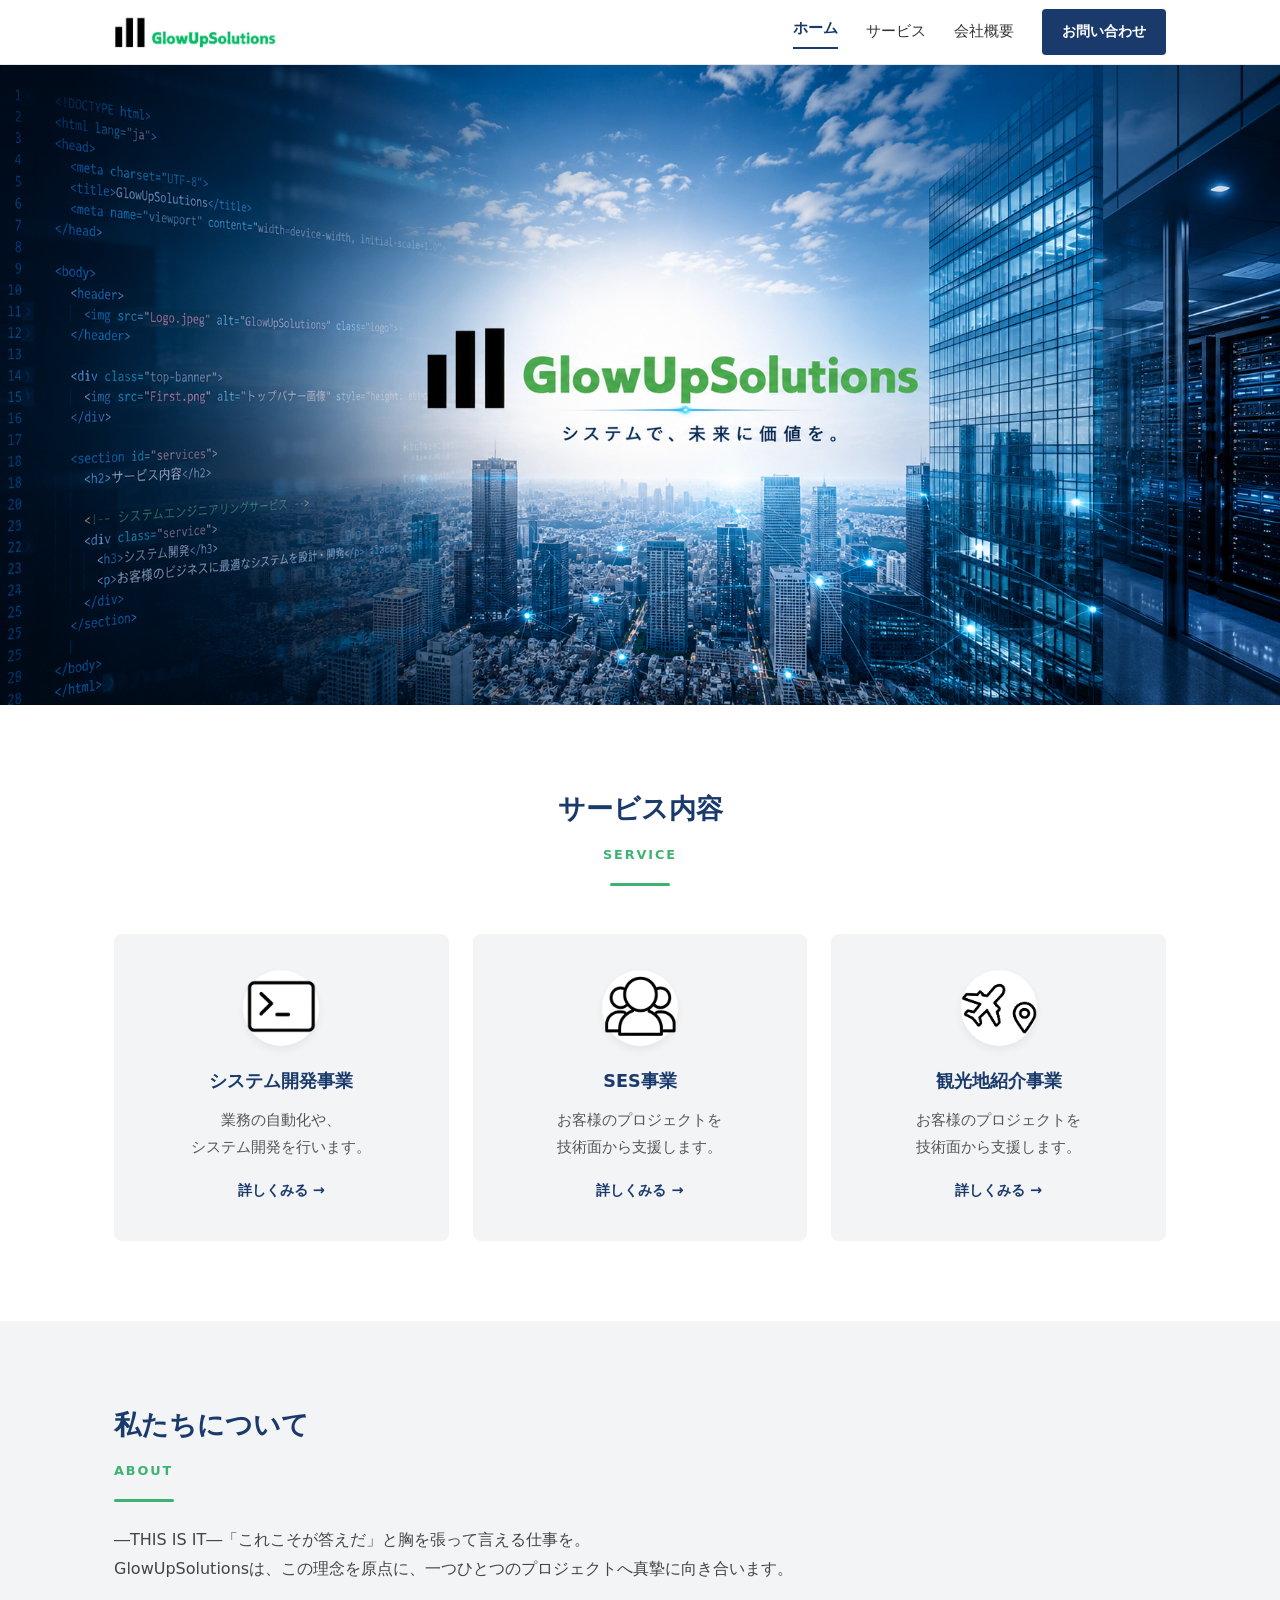
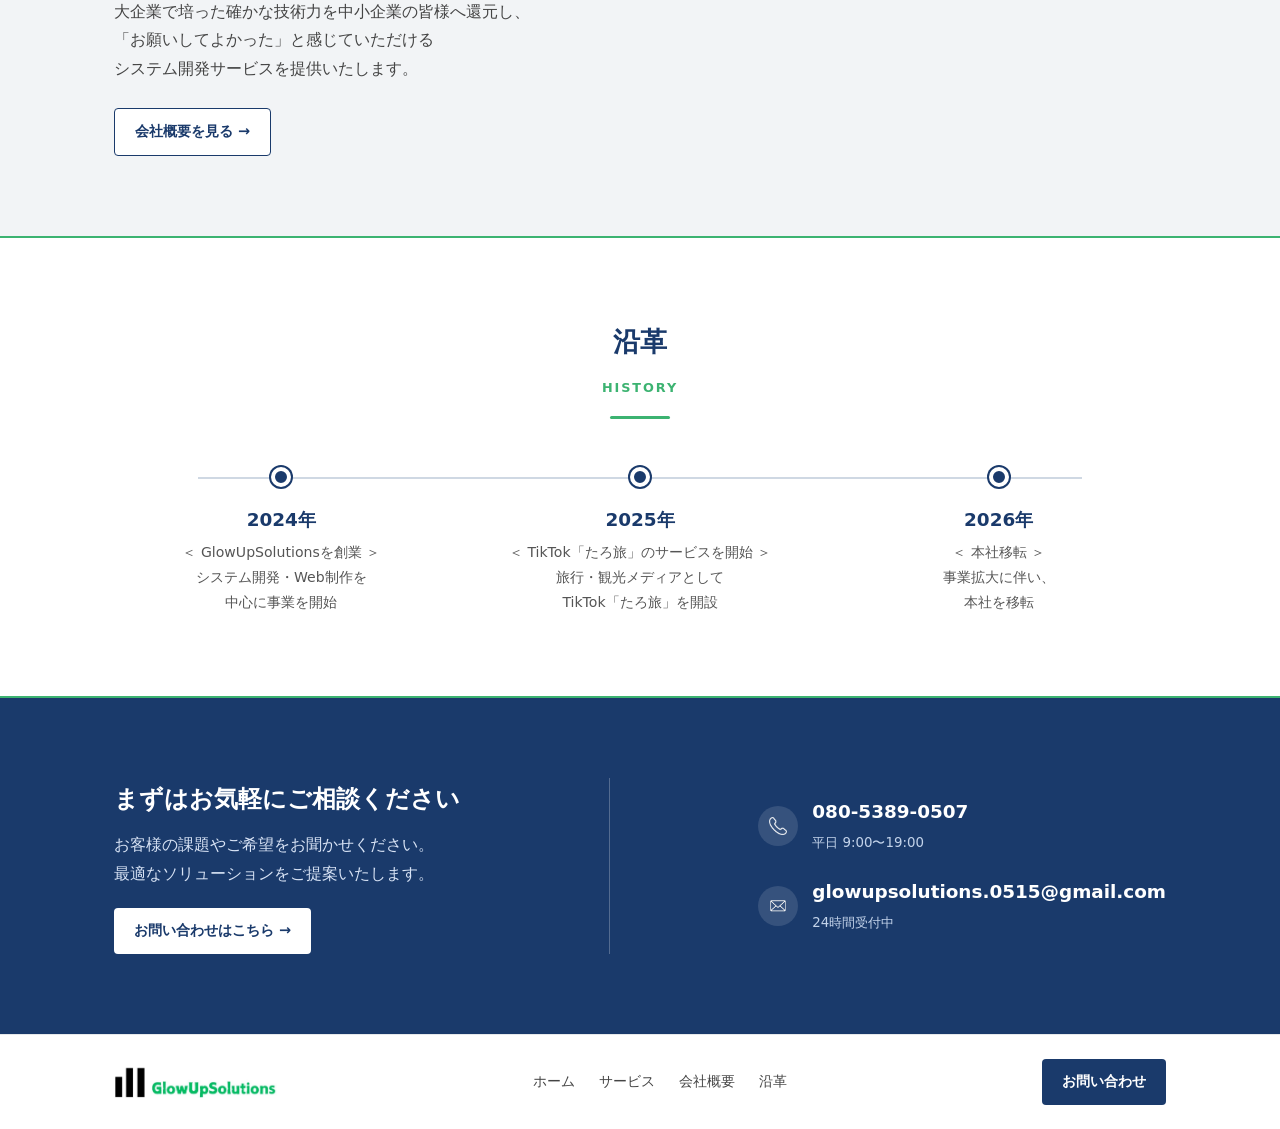
<file: index.html>
<!DOCTYPE html>
<html lang="ja">
<head>

<!-- Google tag (gtag.js) -->
<script async src="https://www.googletagmanager.com/gtag/js?id=G-K6E9M8REFP"></script>
<script>
  window.dataLayer = window.dataLayer || [];
  function gtag(){dataLayer.push(arguments);}
  gtag('js', new Date());

  gtag('config', 'G-K6E9M8REFP');
</script>

<meta charset="UTF-8">
<title>GlowUpSolutions | システムで、未来に価値を。</title>
<meta name="viewport" content="width=device-width, initial-scale=1.0">
<meta name="description" content="GlowUpSolutionsは、システム開発・SES・観光地紹介事業を通じてお客様の課題を解決します。">
<link rel="stylesheet" href="css/style.css">
<link rel="icon" href="assets/header.ico" type="image/x-icon">
</head>

<body>

<header class="site-header">
  <div class="container">
    <a href="index.html" class="logo">
      <img src="assets/logo.png" alt="GlowUpSolutions">
    </a>
    <nav class="nav-desktop">
      <a href="index.html" class="current">ホーム</a>
      <a href="services.html">サービス</a>
      <a href="company.html">会社概要</a>
      <a href="mailto:glowupsolutions.0515@gmail.com" class="btn btn-primary">お問い合わせ</a>
    </nav>
    <button class="hamburger" aria-label="メニュー">
      <span></span><span></span><span></span>
    </button>
  </div>
  <nav class="nav-mobile">
    <a href="index.html">ホーム</a>
    <a href="services.html">サービス</a>
    <a href="company.html">会社概要</a>
    <a href="mailto:glowupsolutions.0515@gmail.com" class="btn btn-primary">お問い合わせ</a>
  </nav>
</header>

<section class="hero hero-image">
  <picture>
    <source media="(max-width: 720px)" srcset="assets/hero-mobile.png">
    <img src="assets/hero-desktop.png" alt="GlowUpSolutions システムで、未来に価値を。">
  </picture>
</section>

<section id="service">
  <div class="container">
    <div class="section-head fade-in">
      <h2>サービス内容</h2>
      <span class="en">SERVICE</span>
      <div class="rule"></div>
    </div>
    <div class="service-grid">
      <div class="service-card fade-in">
        <div class="service-icon">
          <img src="assets/icon-dev.png" alt="システム開発アイコン">
        </div>
        <h3>システム開発事業</h3>
        <p>業務の自動化や、<br>システム開発を行います。</p>
        <a href="services.html#dev" class="link-arrow">詳しくみる →</a>
      </div>
      <div class="service-card fade-in">
        <div class="service-icon">
          <img src="assets/icon-ses.png" alt="SES事業アイコン">
        </div>
        <h3>SES事業</h3>
        <p>お客様のプロジェクトを<br>技術面から支援します。</p>
        <a href="services.html#ses" class="link-arrow">詳しくみる →</a>
      </div>
      <div class="service-card fade-in">
        <div class="service-icon">
          <img src="assets/icon-tourism.png" alt="観光地紹介事業アイコン">
        </div>
        <h3>観光地紹介事業</h3>
        <p>お客様のプロジェクトを<br>技術面から支援します。</p>
        <a href="services.html#tourism" class="link-arrow">詳しくみる →</a>
      </div>
    </div>
  </div>
</section>

<section class="about">
  <div class="container">
    <div class="section-head about-head fade-in">
      <h2>私たちについて</h2>
      <span class="en">ABOUT</span>
      <div class="rule" style="margin-left:0;"></div>
    </div>
    <div class="fade-in">
      <p>―THIS IS IT―「これこそが答えだ」と胸を張って言える仕事を。<br>
      GlowUpSolutionsは、この理念を原点に、一つひとつのプロジェクトへ真摯に向き合います。</p>
      <p>大企業で培った確かな技術力を中小企業の皆様へ還元し、<br>
      「お願いしてよかった」と感じていただける<br>
      システム開発サービスを提供いたします。</p>
      <a href="company.html" class="btn btn-outline">会社概要を見る →</a>
    </div>
  </div>
</section>

<section class="history" id="history">
  <div class="container">
    <div class="section-head fade-in">
      <h2>沿革</h2>
      <span class="en">HISTORY</span>
      <div class="rule"></div>
    </div>
    <div class="timeline">
      <div class="timeline-item fade-in">
        <div class="timeline-dot"></div>
        <div class="year">2024年</div>
        <p>＜ GlowUpSolutionsを創業 ＞<br>システム開発・Web制作を<br>中心に事業を開始</p>
      </div>
      <div class="timeline-item fade-in">
        <div class="timeline-dot"></div>
        <div class="year">2025年</div>
        <p>＜ TikTok「たろ旅」のサービスを開始 ＞<br>旅行・観光メディアとして<br>TikTok「たろ旅」を開設</p>
      </div>
      <div class="timeline-item fade-in">
        <div class="timeline-dot"></div>
        <div class="year">2026年</div>
        <p>＜ 本社移転 ＞<br>事業拡大に伴い、<br>本社を移転</p>
      </div>
    </div>
  </div>
</section>

<section class="cta">
  <div class="container cta-inner">
    <div>
      <h2>まずはお気軽にご相談ください</h2>
      <p>お客様の課題やご希望をお聞かせください。<br>最適なソリューションをご提案いたします。</p>
      <a href="mailto:glowupsolutions.0515@gmail.com" class="btn btn-primary">お問い合わせはこちら →</a>
    </div>
    <div class="cta-divider"></div>
    <div class="cta-contact">
      <div class="row">
        <span class="icon">
          <img src="assets/phone-icon.png" alt="電話アイコン">
        </span>
        <div>
          <a href="tel:08053890507"><strong>080-5389-0507</strong></a>
          <small>平日 9:00〜19:00</small>
        </div>
      </div>
      <div class="row">
        <span class="icon">
          <img src="assets/mail-icon.png" alt="メールアイコン">
        </span>
        <div>
          <a href="mailto:glowupsolutions.0515@gmail.com"><strong>glowupsolutions.0515@gmail.com</strong></a>
          <small>24時間受付中</small>
        </div>
      </div>
    </div>
  </div>
</section>

<footer class="site-footer">
  <div class="container">
    <a href="index.html" class="logo">
      <img src="assets/logo.png" alt="GlowUpSolutions">
    </a>
    <nav class="footer-nav">
      <a href="index.html">ホーム</a>
      <a href="services.html">サービス</a>
      <a href="company.html">会社概要</a>
      <a href="index.html#history">沿革</a>
    </nav>
    <a href="mailto:glowupsolutions.0515@gmail.com" class="btn btn-primary">お問い合わせ</a>
  </div>
</footer>

<script src="js/main.js"></script>
</body>
</html>
</file>
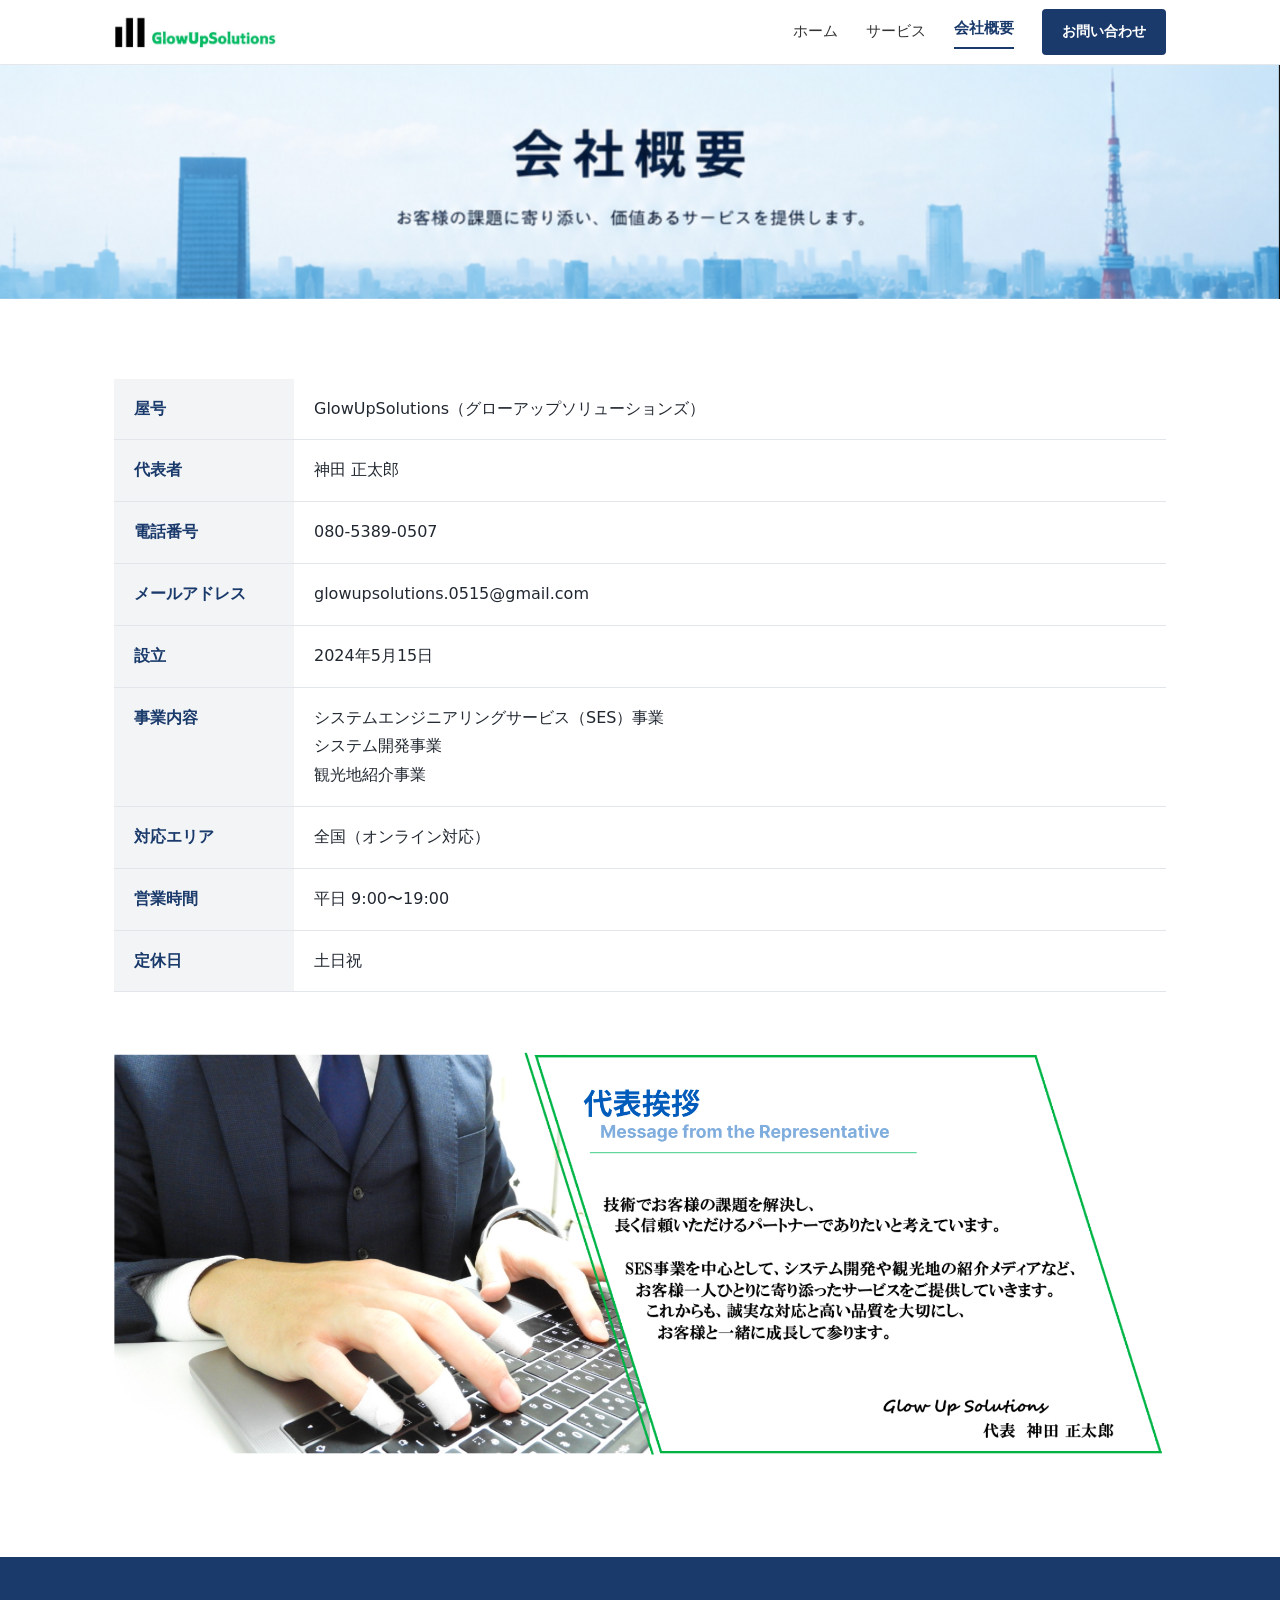
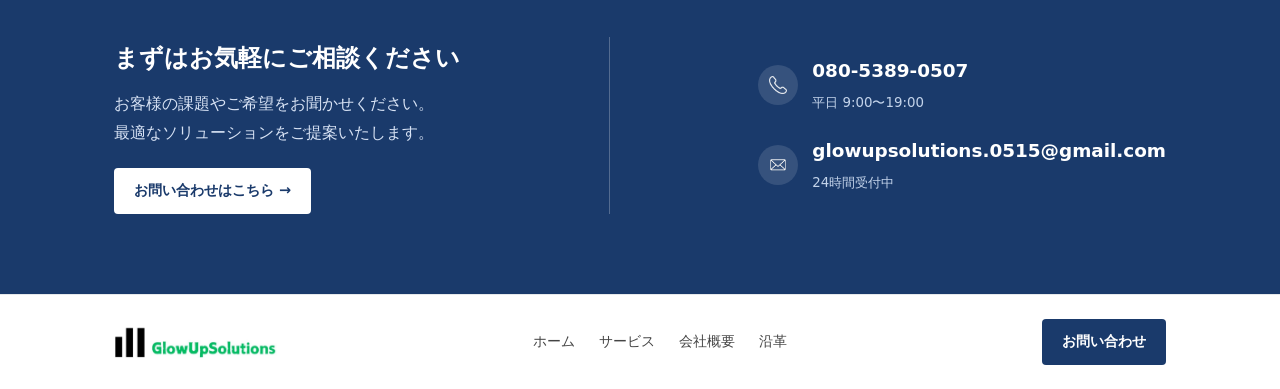
<file: company.html>
<!DOCTYPE html>
<html lang="ja">
<head>
<meta charset="UTF-8">
<title>会社概要 | GlowUpSolutions</title>
<meta name="viewport" content="width=device-width, initial-scale=1.0">
<meta name="description" content="GlowUpSolutionsの会社概要ページです。">
<link rel="stylesheet" href="css/style.css">
</head>
<body>

<header class="site-header">
  <div class="container">
    <a href="index.html" class="logo">
      <img src="assets/logo.png" alt="GlowUpSolutions">
    </a>
    <nav class="nav-desktop">
      <a href="index.html">ホーム</a>
      <a href="services.html">サービス</a>
      <a href="company.html" class="current">会社概要</a>
      <a href="mailto:glowupsolutions.0515@gmail.com" class="btn btn-primary">お問い合わせ</a>
    </nav>
    <button class="hamburger" aria-label="メニュー">
      <span></span><span></span><span></span>
    </button>
  </div>
  <nav class="nav-mobile">
    <a href="index.html">ホーム</a>
    <a href="services.html">サービス</a>
    <a href="company.html">会社概要</a>
    <a href="mailto:glowupsolutions.0515@gmail.com" class="btn btn-primary">お問い合わせ</a>
  </nav>
</header>

<section class="hero hero-image">
  <img src="assets/company-hero.png" alt="会社概要 お客様の課題に寄り添い、価値あるサービスを提供します。">
</section>

<section>
  <div class="container">
    <table class="company-table fade-in">
      <tbody>
        <tr><th>屋号</th><td>GlowUpSolutions（グローアップソリューションズ）</td></tr>
        <tr><th>代表者</th><td>神田 正太郎</td></tr>
        <tr><th>電話番号</th><td>080-5389-0507</td></tr>
        <tr><th>メールアドレス</th><td>glowupsolutions.0515@gmail.com</td></tr>
        <tr><th>設立</th><td>2024年5月15日</td></tr>
        <tr><th>事業内容</th><td>システムエンジニアリングサービス（SES）事業&#10;システム開発事業&#10;観光地紹介事業</td></tr>
        <tr><th>対応エリア</th><td>全国（オンライン対応）</td></tr>
        <tr><th>営業時間</th><td>平日 9:00〜19:00</td></tr>
        <tr><th>定休日</th><td>土日祝</td></tr>
      </tbody>
    </table>

    <div class="message-section fade-in">
      <img src="assets/representative-message.png" alt="代表挨拶 Message from the Representative。技術でお客様の課題を解決し、長く信頼いただけるパートナーでありたいと考えています。SES事業を中心として、システム開発や観光地の紹介メディアなど、お客様一人ひとりに寄り添ったサービスをご提供していきます。これからも、誠実な対応と高い品質を大切にし、お客様と一緒に成長して参ります。Glow Up Solutions 代表 神田正太郎">
    </div>
  </div>
</section>

<section class="cta">
  <div class="container cta-inner">
    <div>
      <h2>まずはお気軽にご相談ください</h2>
      <p>お客様の課題やご希望をお聞かせください。<br>最適なソリューションをご提案いたします。</p>
      <a href="mailto:glowupsolutions.0515@gmail.com" class="btn btn-primary">お問い合わせはこちら →</a>
    </div>
    <div class="cta-divider"></div>
    <div class="cta-contact">
      <div class="row">
        <span class="icon">
          <img src="assets/phone-icon.png" alt="電話アイコン">
        </span>
        <div>
          <a href="tel:08053890507"><strong>080-5389-0507</strong></a>
          <small>平日 9:00〜19:00</small>
        </div>
      </div>
      <div class="row">
        <span class="icon">
          <img src="assets/mail-icon.png" alt="メールアイコン">
        </span>
        <div>
          <a href="mailto:glowupsolutions.0515@gmail.com"><strong>glowupsolutions.0515@gmail.com</strong></a>
          <small>24時間受付中</small>
        </div>
      </div>
    </div>
  </div>
</section>

<footer class="site-footer">
  <div class="container">
    <a href="index.html" class="logo">
      <img src="assets/logo.png" alt="GlowUpSolutions">
    </a>
    <nav class="footer-nav">
      <a href="index.html">ホーム</a>
      <a href="services.html">サービス</a>
      <a href="company.html">会社概要</a>
      <a href="index.html#history">沿革</a>
    </nav>
    <a href="mailto:glowupsolutions.0515@gmail.com" class="btn btn-primary">お問い合わせ</a>
  </div>
</footer>

<script src="js/main.js"></script>
</body>
</html>
</file>
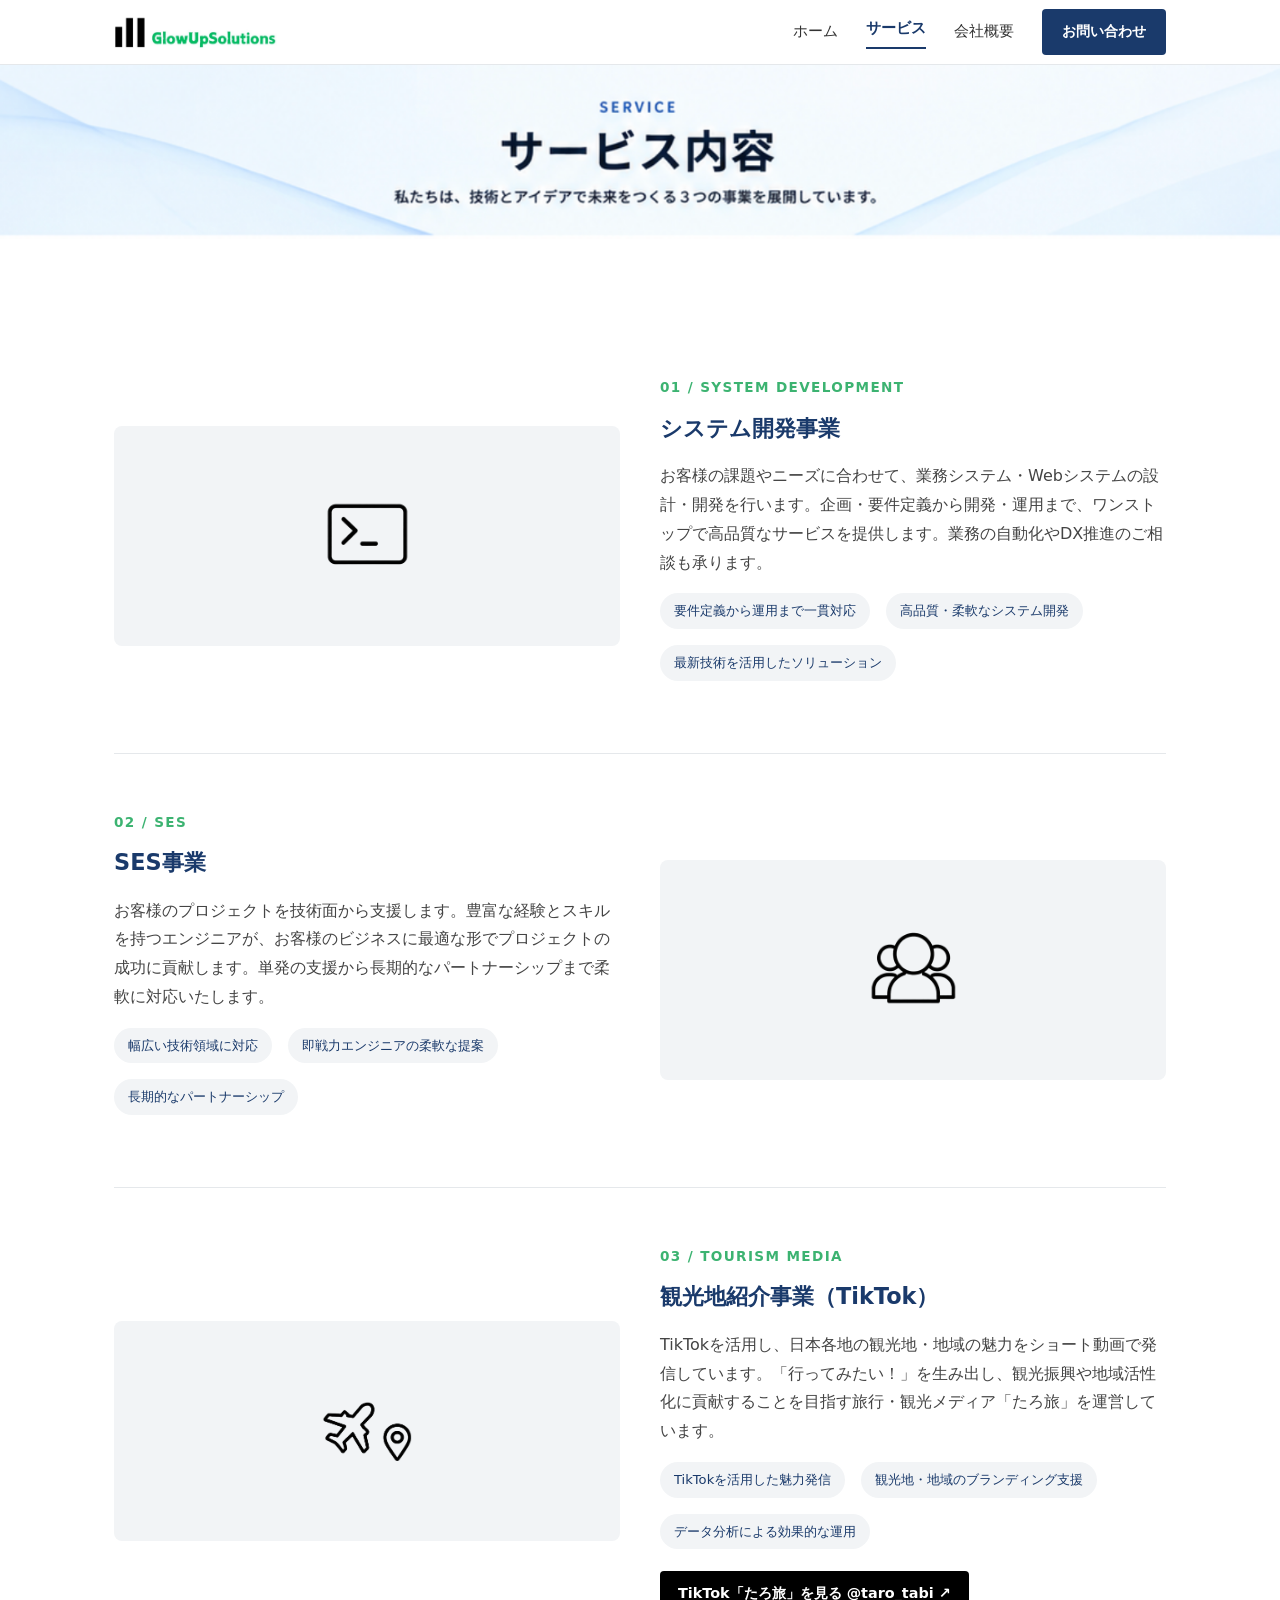
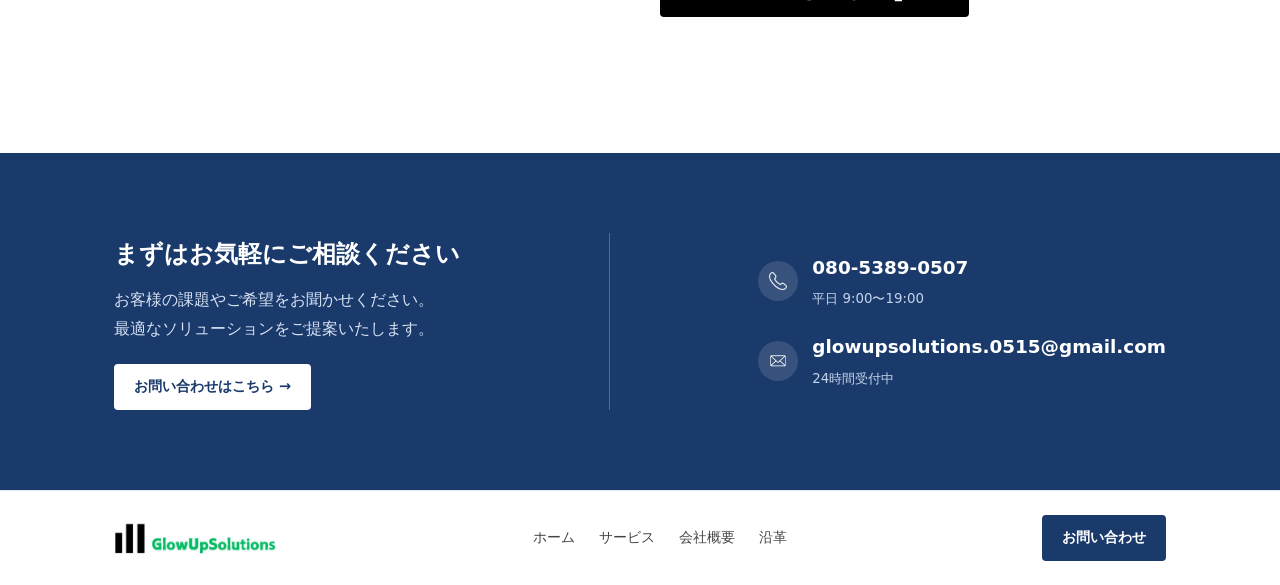
<file: services.html>
<!DOCTYPE html>
<html lang="ja">
<head>
<meta charset="UTF-8">
<title>サービス内容 | GlowUpSolutions</title>
<meta name="viewport" content="width=device-width, initial-scale=1.0">
<meta name="description" content="GlowUpSolutionsのサービス内容(システム開発事業・SES事業・観光地紹介事業)をご紹介します。">
<link rel="stylesheet" href="css/style.css">
</head>
<body>

<header class="site-header">
  <div class="container">
    <a href="index.html" class="logo">
      <img src="assets/logo.png" alt="GlowUpSolutions">
    </a>
    <nav class="nav-desktop">
      <a href="index.html">ホーム</a>
      <a href="services.html" class="current">サービス</a>
      <a href="company.html">会社概要</a>
      <a href="mailto:glowupsolutions.0515@gmail.com" class="btn btn-primary">お問い合わせ</a>
    </nav>
    <button class="hamburger" aria-label="メニュー">
      <span></span><span></span><span></span>
    </button>
  </div>
  <nav class="nav-mobile">
    <a href="index.html">ホーム</a>
    <a href="services.html">サービス</a>
    <a href="company.html">会社概要</a>
    <a href="mailto:glowupsolutions.0515@gmail.com" class="btn btn-primary">お問い合わせ</a>
  </nav>
</header>

<section class="hero hero-image">
  <img src="assets/service-hero.png" alt="サービス内容 SERVICE 私たちは、技術とアイデアで未来をつくる3つの事業を展開しています。">
</section>

<section>
  <div class="container">

    <div class="service-detail fade-in" id="dev">
      <div class="service-detail-media">
        <img src="assets/icon-dev.png" alt="システム開発事業アイコン">
      </div>
      <div class="service-detail-body">
        <span class="num">01 / SYSTEM DEVELOPMENT</span>
        <h2>システム開発事業</h2>
        <p>お客様の課題やニーズに合わせて、業務システム・Webシステムの設計・開発を行います。企画・要件定義から開発・運用まで、ワンストップで高品質なサービスを提供します。業務の自動化やDX推進のご相談も承ります。</p>
        <div class="service-detail-features">
          <span>要件定義から運用まで一貫対応</span>
          <span>高品質・柔軟なシステム開発</span>
          <span>最新技術を活用したソリューション</span>
        </div>
      </div>
    </div>

    <div class="service-detail fade-in" id="ses">
      <div class="service-detail-media">
        <img src="assets/icon-ses.png" alt="SES事業アイコン">
      </div>
      <div class="service-detail-body">
        <span class="num">02 / SES</span>
        <h2>SES事業</h2>
        <p>お客様のプロジェクトを技術面から支援します。豊富な経験とスキルを持つエンジニアが、お客様のビジネスに最適な形でプロジェクトの成功に貢献します。単発の支援から長期的なパートナーシップまで柔軟に対応いたします。</p>
        <div class="service-detail-features">
          <span>幅広い技術領域に対応</span>
          <span>即戦力エンジニアの柔軟な提案</span>
          <span>長期的なパートナーシップ</span>
        </div>
      </div>
    </div>

    <div class="service-detail fade-in" id="tourism">
      <div class="service-detail-media">
        <img src="assets/icon-tourism.png" alt="観光地紹介事業アイコン">
      </div>
      <div class="service-detail-body">
        <span class="num">03 / TOURISM MEDIA</span>
        <h2>観光地紹介事業（TikTok）</h2>
        <p>TikTokを活用し、日本各地の観光地・地域の魅力をショート動画で発信しています。「行ってみたい！」を生み出し、観光振興や地域活性化に貢献することを目指す旅行・観光メディア「たろ旅」を運営しています。</p>
        <div class="service-detail-features">
          <span>TikTokを活用した魅力発信</span>
          <span>観光地・地域のブランディング支援</span>
          <span>データ分析による効果的な運用</span>
        </div>
        <a href="https://www.tiktok.com/@taro_tabi" class="tiktok-link" target="_blank" rel="noopener">
          TikTok「たろ旅」を見る @taro_tabi ↗
        </a>
      </div>
    </div>

  </div>
</section>

<section class="cta">
  <div class="container cta-inner">
    <div>
      <h2>まずはお気軽にご相談ください</h2>
      <p>お客様の課題やご希望をお聞かせください。<br>最適なソリューションをご提案いたします。</p>
      <a href="mailto:glowupsolutions.0515@gmail.com" class="btn btn-primary">お問い合わせはこちら →</a>
    </div>
    <div class="cta-divider"></div>
    <div class="cta-contact">
      <div class="row">
        <span class="icon">
          <img src="assets/phone-icon.png" alt="電話アイコン">
        </span>
        <div>
          <a href="tel:08053890507"><strong>080-5389-0507</strong></a>
          <small>平日 9:00〜19:00</small>
        </div>
      </div>
      <div class="row">
        <span class="icon">
          <img src="assets/mail-icon.png" alt="メールアイコン">
        </span>
        <div>
          <a href="mailto:glowupsolutions.0515@gmail.com"><strong>glowupsolutions.0515@gmail.com</strong></a>
          <small>24時間受付中</small>
        </div>
      </div>
    </div>
  </div>
</section>

<footer class="site-footer">
  <div class="container">
    <a href="index.html" class="logo">
      <img src="assets/logo.png" alt="GlowUpSolutions">
    </a>
    <nav class="footer-nav">
      <a href="index.html">ホーム</a>
      <a href="services.html">サービス</a>
      <a href="company.html">会社概要</a>
      <a href="index.html#history">沿革</a>
    </nav>
    <a href="mailto:glowupsolutions.0515@gmail.com" class="btn btn-primary">お問い合わせ</a>
  </div>
</footer>

<script src="js/main.js"></script>
</body>
</html>
</file>
<file: css/style.css>
:root {
  --navy: #1a3a6b;
  --navy-dark: #0f2547;
  --green: #3cb371;
  --green-dark: #2e8b57;
  --gray-bg: #f2f4f6;
  --text: #222831;
  --white: #ffffff;
}

* { box-sizing: border-box; margin: 0; padding: 0; }

html { scroll-behavior: smooth; }

body {
  font-family: -apple-system, BlinkMacSystemFont, "Hiragino Kaku Gothic ProN",
    "Noto Sans JP", "Yu Gothic", system-ui, sans-serif;
  color: var(--text);
  line-height: 1.8;
  background: var(--white);
}

a { text-decoration: none; color: inherit; }
ul { list-style: none; }
img { max-width: 100%; display: block; }

.container {
  max-width: 1100px;
  margin: 0 auto;
  padding: 0 24px;
}

/* ---------- Logo ---------- */
.logo {
  display: flex;
  align-items: center;
  white-space: nowrap;
}
.logo img { height: 32px; width: auto; }

/* ---------- Header ---------- */
.site-header {
  position: sticky;
  top: 0;
  z-index: 100;
  background: var(--white);
  border-bottom: 1px solid #e5e8eb;
}
.site-header .container {
  display: flex;
  align-items: center;
  justify-content: space-between;
  height: 64px;
}
.nav-desktop {
  display: flex;
  align-items: center;
  gap: 28px;
}
.nav-desktop a:not(.btn) {
  font-size: 0.95rem;
  color: #333;
  position: relative;
}
.nav-desktop a:not(.btn):hover { color: var(--navy); }
.nav-desktop a.current {
  color: var(--navy);
  font-weight: 600;
  border-bottom: 2px solid var(--navy);
  padding-bottom: 4px;
}

.btn {
  display: inline-flex;
  align-items: center;
  gap: 6px;
  padding: 10px 20px;
  border-radius: 4px;
  font-size: 0.9rem;
  font-weight: 600;
  transition: opacity .2s ease, transform .2s ease;
}
.btn-primary {
  background: var(--navy);
  color: var(--white) !important;
}
.btn-primary:hover { opacity: .88; }
.btn-outline {
  background: transparent;
  border: 1px solid var(--navy);
  color: var(--navy);
}
.btn-outline:hover { background: var(--navy); color: #fff; }

.hamburger {
  display: none;
  flex-direction: column;
  gap: 5px;
  background: none;
  border: none;
  cursor: pointer;
  padding: 8px;
}
.hamburger span {
  width: 24px;
  height: 2px;
  background: #222;
  display: block;
}

.nav-mobile {
  display: none;
  flex-direction: column;
  background: #fff;
  border-top: 1px solid #eee;
  padding: 16px 24px;
  gap: 14px;
}
.nav-mobile.open { display: flex; }

/* ---------- Hero ---------- */
.hero {
  position: relative;
  min-height: 480px;
  display: flex;
  align-items: center;
  justify-content: center;
  text-align: center;
  color: #fff;
  overflow: hidden;
  background:
    linear-gradient(180deg, rgba(10,26,54,.55) 0%, rgba(10,26,54,.35) 45%, rgba(10,26,54,.75) 100%),
    linear-gradient(120deg, #7ec8e3 0%, #4a90c2 35%, #123a6b 100%);
}
.hero-content {
  position: relative;
  z-index: 2;
  padding: 60px 20px;
}
.hero-logo {
  display: inline-flex;
  align-items: center;
  gap: 12px;
  justify-content: center;
  font-size: 2.4rem;
  font-weight: 800;
  margin-bottom: 18px;
}
.hero-logo .logo-icon {
  display: inline-flex;
  align-items: flex-end;
  gap: 3px;
  height: 34px;
}
.hero-logo .logo-icon span {
  display: inline-block;
  width: 7px;
  background: #fff;
  border-radius: 1px;
}
.hero-logo .logo-icon span:nth-child(1) { height: 17px; }
.hero-logo .logo-icon span:nth-child(2) { height: 26px; }
.hero-logo .logo-icon span:nth-child(3) { height: 34px; }
.hero-logo .glow { color: #fff; }
.hero-logo .up { color: #4be0a0; }
.hero-logo .solutions { color: #fff; }
.hero-tagline {
  font-size: 1.05rem;
  letter-spacing: .05em;
  color: #eaf3ff;
}

/* Image-based page hero (company page) */
.hero.hero-image {
  min-height: 0;
  padding: 0;
  background: none;
}
.hero.hero-image img,
.hero.hero-image picture {
  width: 100%;
  height: auto;
  display: block;
}

/* ---------- Section common ---------- */
section { padding: 80px 0; }
.section-head {
  text-align: center;
  margin-bottom: 48px;
}
.section-head h2 {
  font-size: 1.7rem;
  color: var(--navy);
  font-weight: 700;
  margin-bottom: 6px;
}
.section-head .en {
  font-size: .8rem;
  letter-spacing: .15em;
  color: var(--green);
  font-weight: 600;
}
.section-head .rule {
  width: 60px;
  height: 3px;
  background: var(--green);
  margin: 14px auto 0;
  border-radius: 2px;
}

/* Image-based service banner */
.service-banner {
  padding: 0 0 48px;
}
.service-banner img {
  width: 100%;
  height: auto;
  border-radius: 4px;
}

/* ---------- Service ---------- */
.service-grid {
  display: grid;
  grid-template-columns: repeat(3, 1fr);
  gap: 24px;
}
.service-card {
  background: var(--gray-bg);
  border-radius: 8px;
  padding: 36px 24px;
  text-align: center;
}
.service-icon {
  width: 76px;
  height: 76px;
  margin: 0 auto 20px;
  border-radius: 50%;
  background: #fff;
  display: flex;
  align-items: center;
  justify-content: center;
  box-shadow: 0 4px 10px rgba(0,0,0,.06);
}
.service-icon svg { width: 34px; height: 34px; color: var(--navy); }
.service-card h3 {
  color: var(--navy);
  font-size: 1.1rem;
  margin-bottom: 10px;
}
.service-card p {
  font-size: .92rem;
  color: #555;
  margin-bottom: 16px;
}
.link-arrow {
  color: var(--navy);
  font-size: .9rem;
  font-weight: 600;
}
.link-arrow:hover { color: var(--green); }

/* ---------- About ---------- */
.about {
  background: var(--gray-bg);
}
.about-head { text-align: left; margin-bottom: 24px; }
.about p { color: #444; margin-bottom: 14px; }
.about .btn { margin-top: 10px; background: #fff; }

/* ---------- History ---------- */
.history { border-top: 2px solid var(--green); border-bottom: 2px solid var(--green); }
.timeline {
  display: grid;
  grid-template-columns: repeat(3, 1fr);
  gap: 24px;
  position: relative;
}
.timeline::before {
  content: "";
  position: absolute;
  top: 10px;
  left: 8%;
  right: 8%;
  height: 2px;
  background: #cfd8e3;
  z-index: 0;
}
.timeline-item {
  text-align: center;
  position: relative;
  z-index: 1;
}
.timeline-dot {
  width: 20px;
  height: 20px;
  border-radius: 50%;
  background: var(--navy);
  margin: 0 auto 16px;
  border: 4px solid #fff;
  box-shadow: 0 0 0 2px var(--navy);
}
.timeline-item .year {
  color: var(--navy);
  font-weight: 700;
  font-size: 1.15rem;
  margin-bottom: 4px;
}
.timeline-item .en {
  font-size: .7rem;
  letter-spacing: .1em;
  color: var(--green);
  margin-bottom: 10px;
  display: block;
}
.timeline-item p { font-size: .88rem; color: #555; }

/* ---------- CTA ---------- */
.cta {
  background: var(--navy);
  color: #fff;
}
.cta-inner {
  display: flex;
  align-items: center;
  justify-content: space-between;
  gap: 40px;
  flex-wrap: wrap;
}
.cta h2 { font-size: 1.5rem; margin-bottom: 10px; }
.cta p { color: #d8e3f5; margin-bottom: 20px; }
.cta-divider {
  width: 1px;
  align-self: stretch;
  background: rgba(255,255,255,.25);
}
.cta-contact { display: flex; flex-direction: column; gap: 18px; }
.cta-contact .row { display: flex; align-items: center; gap: 14px; }
.cta-contact .icon {
  width: 40px; height: 40px;
  border-radius: 50%;
  background: rgba(255,255,255,.12);
  display: flex; align-items: center; justify-content: center;
}
.cta-contact .icon img { width: 18px; height: 18px; }
.cta-contact .icon svg { width: 18px; height: 18px; }
.cta-contact strong { font-size: 1.15rem; display: block; }
.cta-contact small { color: #c3d3ea; }
.cta .btn-primary { background: #fff; color: var(--navy) !important; }
.cta .btn-primary:hover { background: var(--green); color: #fff !important; }

/* ---------- Footer ---------- */
.site-footer {
  background: #fff;
  border-top: 1px solid #e5e8eb;
  padding: 24px 0;
}
.site-footer .container {
  display: flex;
  align-items: center;
  justify-content: space-between;
  flex-wrap: wrap;
  gap: 16px;
}
.footer-nav { display: flex; gap: 24px; flex-wrap: wrap; }
.footer-nav a { font-size: .9rem; color: #444; }

/* ---------- Company page ---------- */
.company-table {
  width: 100%;
  border-collapse: collapse;
  margin-bottom: 60px;
}
.company-table th, .company-table td {
  text-align: left;
  padding: 16px 20px;
  border-bottom: 1px solid #e2e6eb;
  vertical-align: top;
}
.company-table th {
  width: 180px;
  color: var(--navy);
  font-weight: 600;
  background: var(--gray-bg);
}
.company-table td { white-space: pre-line; }

.message-section img {
  width: 100%;
  height: auto;
  border-radius: 4px;
  margin-bottom: 20px;
}

/* ---------- Service detail page ---------- */
.service-detail {
  display: grid;
  grid-template-columns: 1fr 1fr;
  gap: 40px;
  align-items: center;
  padding: 56px 0;
  border-bottom: 1px solid #e5e8eb;
}
.service-detail:last-of-type { border-bottom: none; }
.service-detail:nth-of-type(even) .service-detail-media { order: 2; }
.service-detail-media {
  background: var(--gray-bg);
  border-radius: 8px;
  min-height: 220px;
  display: flex;
  align-items: center;
  justify-content: center;
  padding: 40px;
}
.service-detail-media img { width: 90px; height: 90px; }
.service-detail-body .num {
  color: var(--green);
  font-weight: 700;
  font-size: .85rem;
  letter-spacing: .1em;
  margin-bottom: 8px;
  display: block;
}
.service-detail-body h2 {
  color: var(--navy);
  font-size: 1.4rem;
  margin-bottom: 14px;
}
.service-detail-body p {
  color: #444;
  margin-bottom: 16px;
}
.service-detail-features {
  display: flex;
  gap: 16px;
  flex-wrap: wrap;
  margin-bottom: 16px;
}
.service-detail-features span {
  background: var(--gray-bg);
  color: var(--navy);
  font-size: .82rem;
  padding: 6px 14px;
  border-radius: 20px;
}
.tiktok-link {
  display: inline-flex;
  align-items: center;
  gap: 8px;
  background: #000;
  color: #fff !important;
  padding: 10px 18px;
  border-radius: 4px;
  font-size: .9rem;
  font-weight: 600;
  margin-top: 6px;
}
.tiktok-link:hover { opacity: .85; }

@media (max-width: 720px) {
  .service-detail { grid-template-columns: 1fr; padding: 40px 0; }
  .service-detail:nth-of-type(even) .service-detail-media { order: 0; }
}

/* ---------- Fade in ---------- */
.fade-in {
  opacity: 0;
  transform: translateY(16px);
  transition: opacity .6s ease, transform .6s ease;
}
.fade-in.visible { opacity: 1; transform: none; }

/* ---------- Responsive ---------- */
@media (max-width: 860px) {
  .service-grid { grid-template-columns: 1fr; }
  .timeline { grid-template-columns: 1fr; gap: 40px; }
  .timeline::before { display: none; }
  .cta-inner { flex-direction: column; align-items: flex-start; }
  .cta-divider { display: none; }
}

@media (max-width: 720px) {
  .nav-desktop { display: none; }
  .hamburger { display: flex; }
  .hero-logo { font-size: 1.7rem; }
  section { padding: 56px 0; }
  .company-table th { width: 120px; font-size: .85rem; }
  .site-footer .container { flex-direction: column; text-align: center; }
}
</file>
